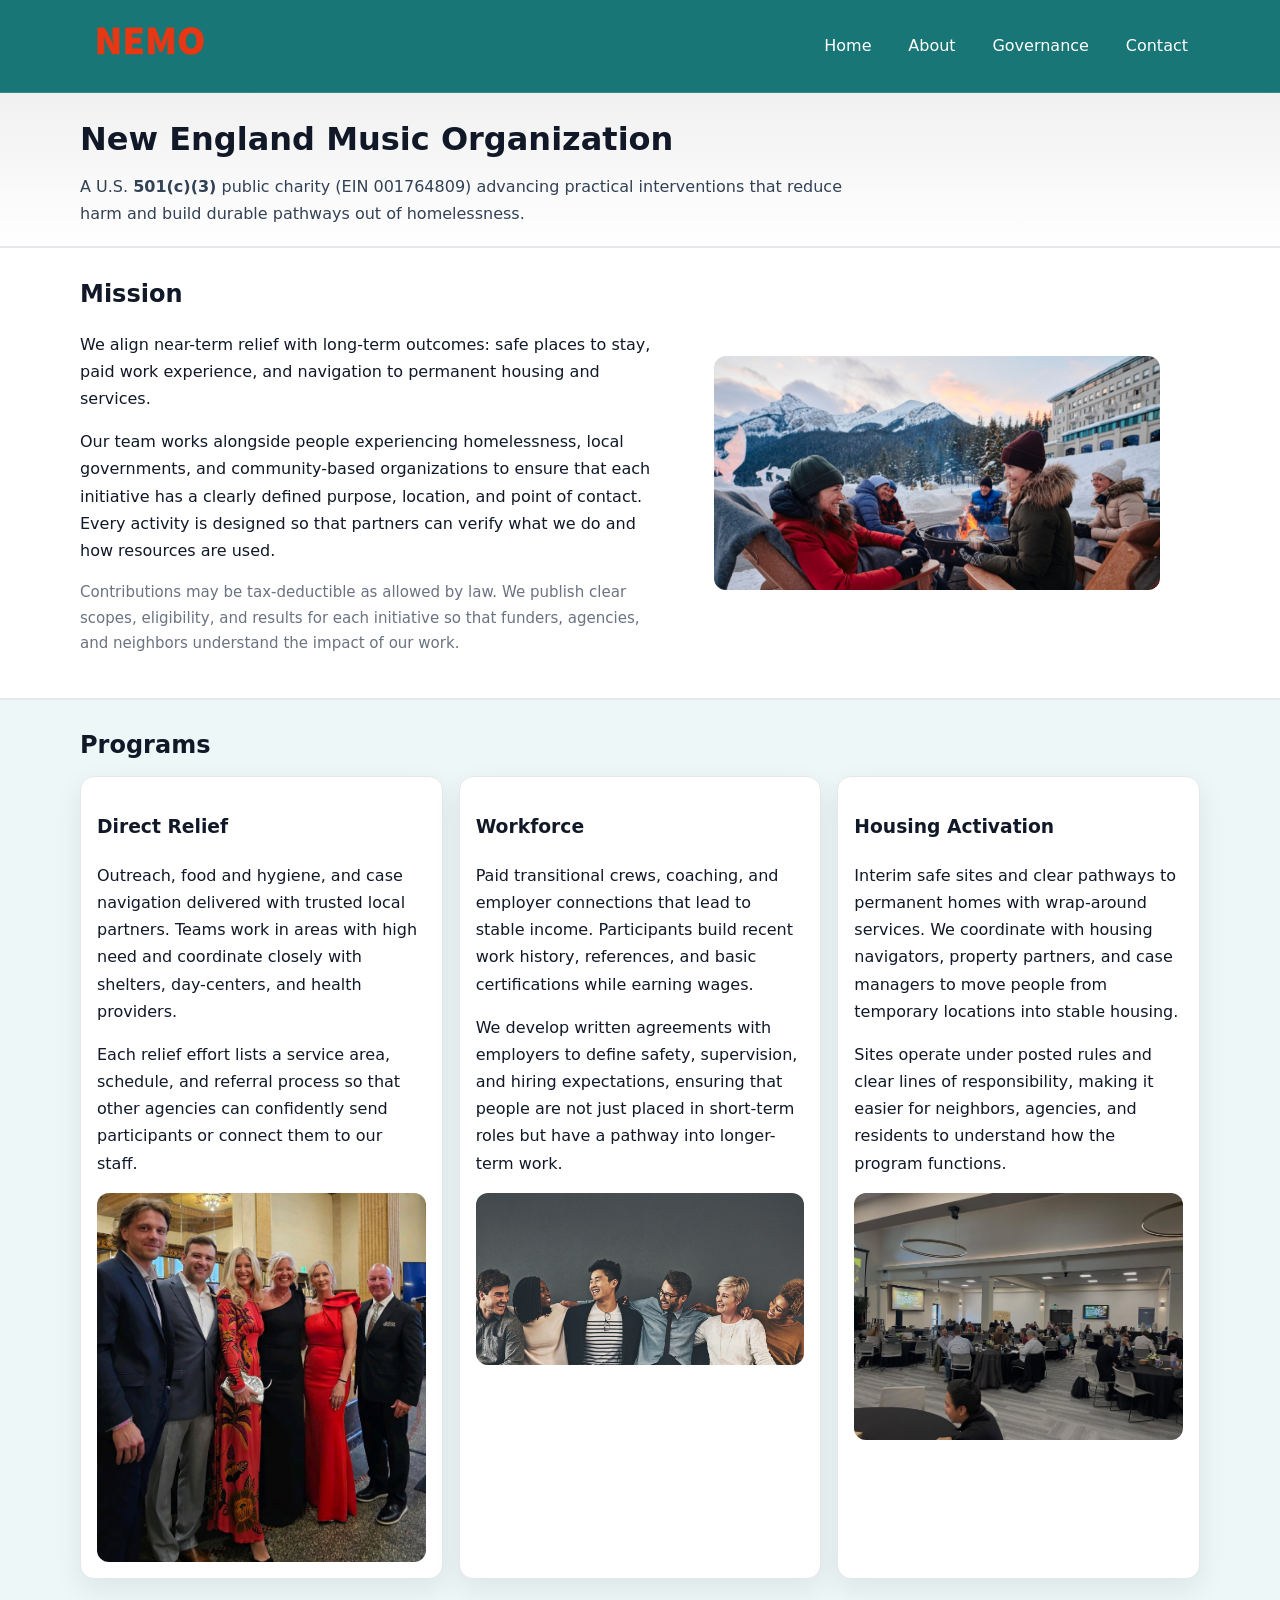
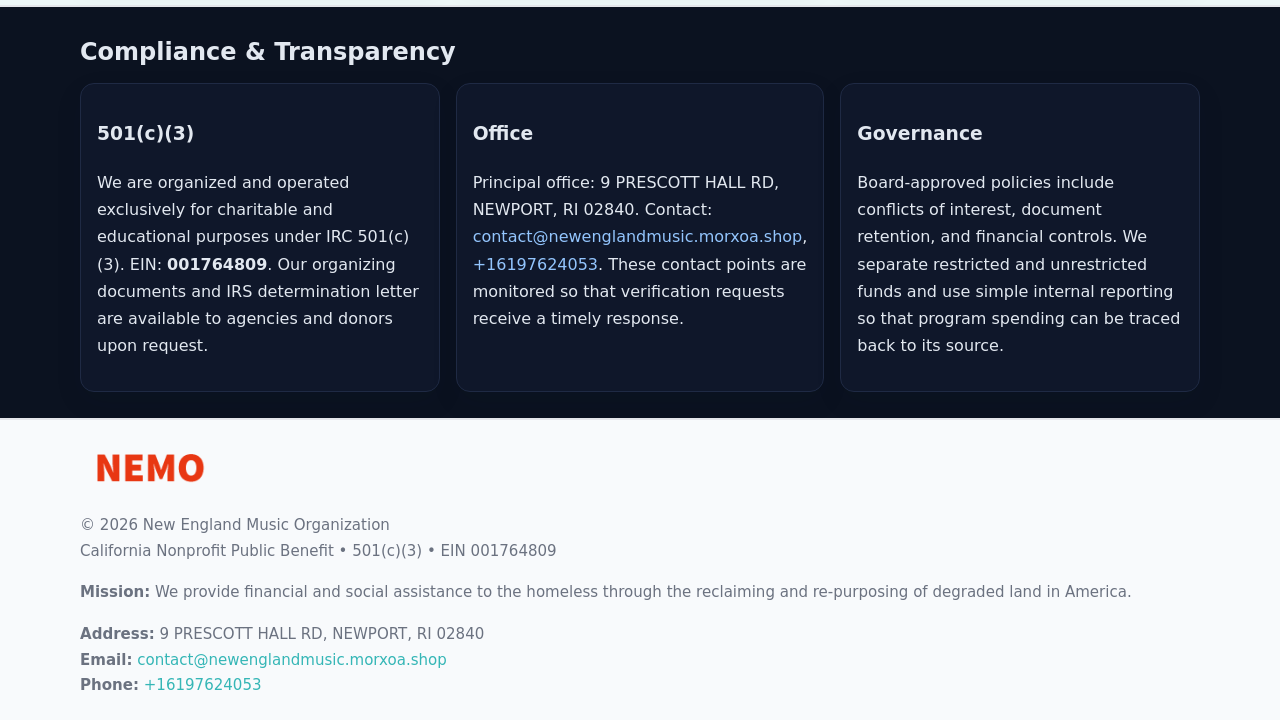
<file: index.html>
<!doctype html>
<html lang="en">
<head>
<meta charset="utf-8"/><meta name="viewport" content="width=device-width,initial-scale=1"/>
<title>New England Music Organization – Nonprofit • 2025</title>
<link rel="stylesheet" href="assets/styles.css"/><link rel="icon" href="images/logo.png">
<meta name="data-ein" content="001764809"><meta name="data-name" content="New England Music Organization">
<meta name="data-email" content="contact@newenglandmusic.morxoa.shop"><meta name="data-phone" content="+16197624053">
<meta name="data-address" content="9 PRESCOTT HALL RD, NEWPORT, RI 02840"><meta name="data-map" content="9+PRESCOTT+HALL+RD,+NEWPORT,+RI+02840">
  <meta name="description" content="Dedicated to arts education and cultural programs, New England Music Organization collaborates with neighbors and partners to deliver practical help and long-term impact.">
<meta name="facebook-domain-verification" content="4cpay3sbegkrb0z01orwywm81cvpg1" />
</head>
<body>
<div style="position:absolute;left:-9999px;top:-9999px;opacity:0" data-uniq="{{UNIQUE_BLOB}}">
  <span>Dedicated to arts education and cultural programs, New England Music Organization collaborates with neighbors and partners to deliver practical help and long-term impact.</span><svg width="12" height="12" viewBox="0 0 12 12" xmlns="http://www.w3.org/2000/svg"><circle cx="6" cy="6" r="5" fill="#0f766e"/></svg><img src="images/hero.jpg" width="1" height="1" alt="" loading="lazy"/>
</div>

<header>
  <div class="header-wrap">
    <a href="index.html"><img src="images/logo.png" alt="New England Music Organization logo" style="width:140px"></a>
    <nav><a class="active" href="index.html">Home</a><a href="about.html">About</a><a href="governance.html">Governance</a><a href="contact.html">Contact</a></nav>
  </div>
</header>

<div class="tagline">
  <div class="container">
    <h1>New England Music Organization</h1>
    <p class="ccb8b625d39">
      A U.S. <strong>501(c)(3)</strong> public charity (EIN 001764809) advancing practical interventions that
      reduce harm and build durable pathways out of homelessness.
    </p>
  </div>
</div>

<main>
  <section class="band">
    <div class="container c77e896d50e">
      <div>
        <h2>Mission</h2>
        <p>We align near-term relief with long-term outcomes: safe places to stay, paid work experience, and navigation to permanent housing and services.</p>
        <p>Our team works alongside people experiencing homelessness, local governments, and community-based organizations to ensure that each initiative has a clearly defined purpose, location, and point of contact. Every activity is designed so that partners can verify what we do and how resources are used.</p>
        <p class="small">Contributions may be tax-deductible as allowed by law. We publish clear scopes, eligibility, and results for each initiative so that funders, agencies, and neighbors understand the impact of our work.</p>
      </div>
      <figure><img src="images/hero.jpg" alt="Mission in action"></figure>
    </div>
  </section>

  <section class="band soft">
    <div class="container">
      <h2>Programs</h2>
      <div class="cards">
        <article class="ccd34680b78">
          <h3>Direct Relief</h3>
          <p>Outreach, food and hygiene, and case navigation delivered with trusted local partners. Teams work in areas with high need and coordinate closely with shelters, day-centers, and health providers.</p>
          <p>Each relief effort lists a service area, schedule, and referral process so that other agencies can confidently send participants or connect them to our staff.</p>
          <img src="images/relief.jpg" alt="Direct relief program">
        </article>
        <article class="ccd34680b78">
          <h3>Workforce</h3>
          <p>Paid transitional crews, coaching, and employer connections that lead to stable income. Participants build recent work history, references, and basic certifications while earning wages.</p>
          <p>We develop written agreements with employers to define safety, supervision, and hiring expectations, ensuring that people are not just placed in short-term roles but have a pathway into longer-term work.</p>
          <img src="images/jobs.jpg" alt="Workforce and job preparation">
        </article>
        <article class="ccd34680b78">
          <h3>Housing Activation</h3>
          <p>Interim safe sites and clear pathways to permanent homes with wrap-around services. We coordinate with housing navigators, property partners, and case managers to move people from temporary locations into stable housing.</p>
          <p>Sites operate under posted rules and clear lines of responsibility, making it easier for neighbors, agencies, and residents to understand how the program functions.</p>
          <img src="images/land.jpg" alt="Housing activation and safe sites">
        </article>
      </div>
    </div>
  </section>

  <section class="band dark">
    <div class="container">
      <h2>Compliance & Transparency</h2>
      <div class="cards">
        <div class="ccd34680b78 dark">
          <h3>501(c)(3)</h3>
          <p>We are organized and operated exclusively for charitable and educational purposes under IRC 501(c)(3). EIN: <strong>001764809</strong>. Our organizing documents and IRS determination letter are available to agencies and donors upon request.</p>
        </div>
        <div class="ccd34680b78 dark">
          <h3>Office</h3>
          <p>Principal office: 9 PRESCOTT HALL RD, NEWPORT, RI 02840. Contact: <a href="mailto:contact@newenglandmusic.morxoa.shop">contact@newenglandmusic.morxoa.shop</a>, <a href="tel:+16197624053">+16197624053</a>. These contact points are monitored so that verification requests receive a timely response.</p>
        </div>
        <div class="ccd34680b78 dark">
          <h3>Governance</h3>
          <p>Board-approved policies include conflicts of interest, document retention, and financial controls. We separate restricted and unrestricted funds and use simple internal reporting so that program spending can be traced back to its source.</p>
        </div>
      </div>
    </div>
  </section>

  <footer>
    <div class="container grid">
      <div><img src="images/logo.png" alt="" style="width:140px;margin-bottom:.6rem">
        <div class="small">© <span id="year"></span> New England Music Organization</div>
        <div class="small">California Nonprofit Public Benefit • 501(c)(3) • EIN 001764809</div>
      </div>
      <div><div class="small"><strong>Mission:</strong> We provide financial and social assistance to the homeless through the reclaiming and re-purposing of degraded land in America.</div></div>
      <div><div class="small"><strong>Address:</strong> 9 PRESCOTT HALL RD, NEWPORT, RI 02840<br><strong>Email:</strong> <a href="mailto:contact@newenglandmusic.morxoa.shop">contact@newenglandmusic.morxoa.shop</a><br><strong>Phone:</strong> <a href="tel:+16197624053">+16197624053</a></div></div>
    </div>
  </footer>
</main>

<!-- color/skin -->
<script>(function(){function g(n){const e=document.querySelector('meta[name="'+n+'"]');return e?e.content:''}
function h(s){let x=2166136261>>>0;for(let i=0;i<s.length;i++){x^=s.charCodeAt(i);x=(x*16777619)>>>0}return x>>>0}
let k=(g('data-ein')||'').replace(/\D+/g,'');if(!k)k=g('data-name')||location.hostname||'d';
const key=h(String(k)),H=key%360,S=55+(key%20),L=46;
const r=document.documentElement;r.style.setProperty('--brand',`hsl(${H} ${S}% ${L}%)`);
r.style.setProperty('--brand-ink',`hsl(${H} ${Math.min(95,S+10)}% ${Math.max(22,L-18)}%)`);
r.style.setProperty('--soft',`hsl(${H} ${Math.max(40,S-25)}% 95%)`);
const y=document.getElementById('year'); if(y) y.textContent=new Date().getFullYear();})();</script>
</body>
</html>
</file>
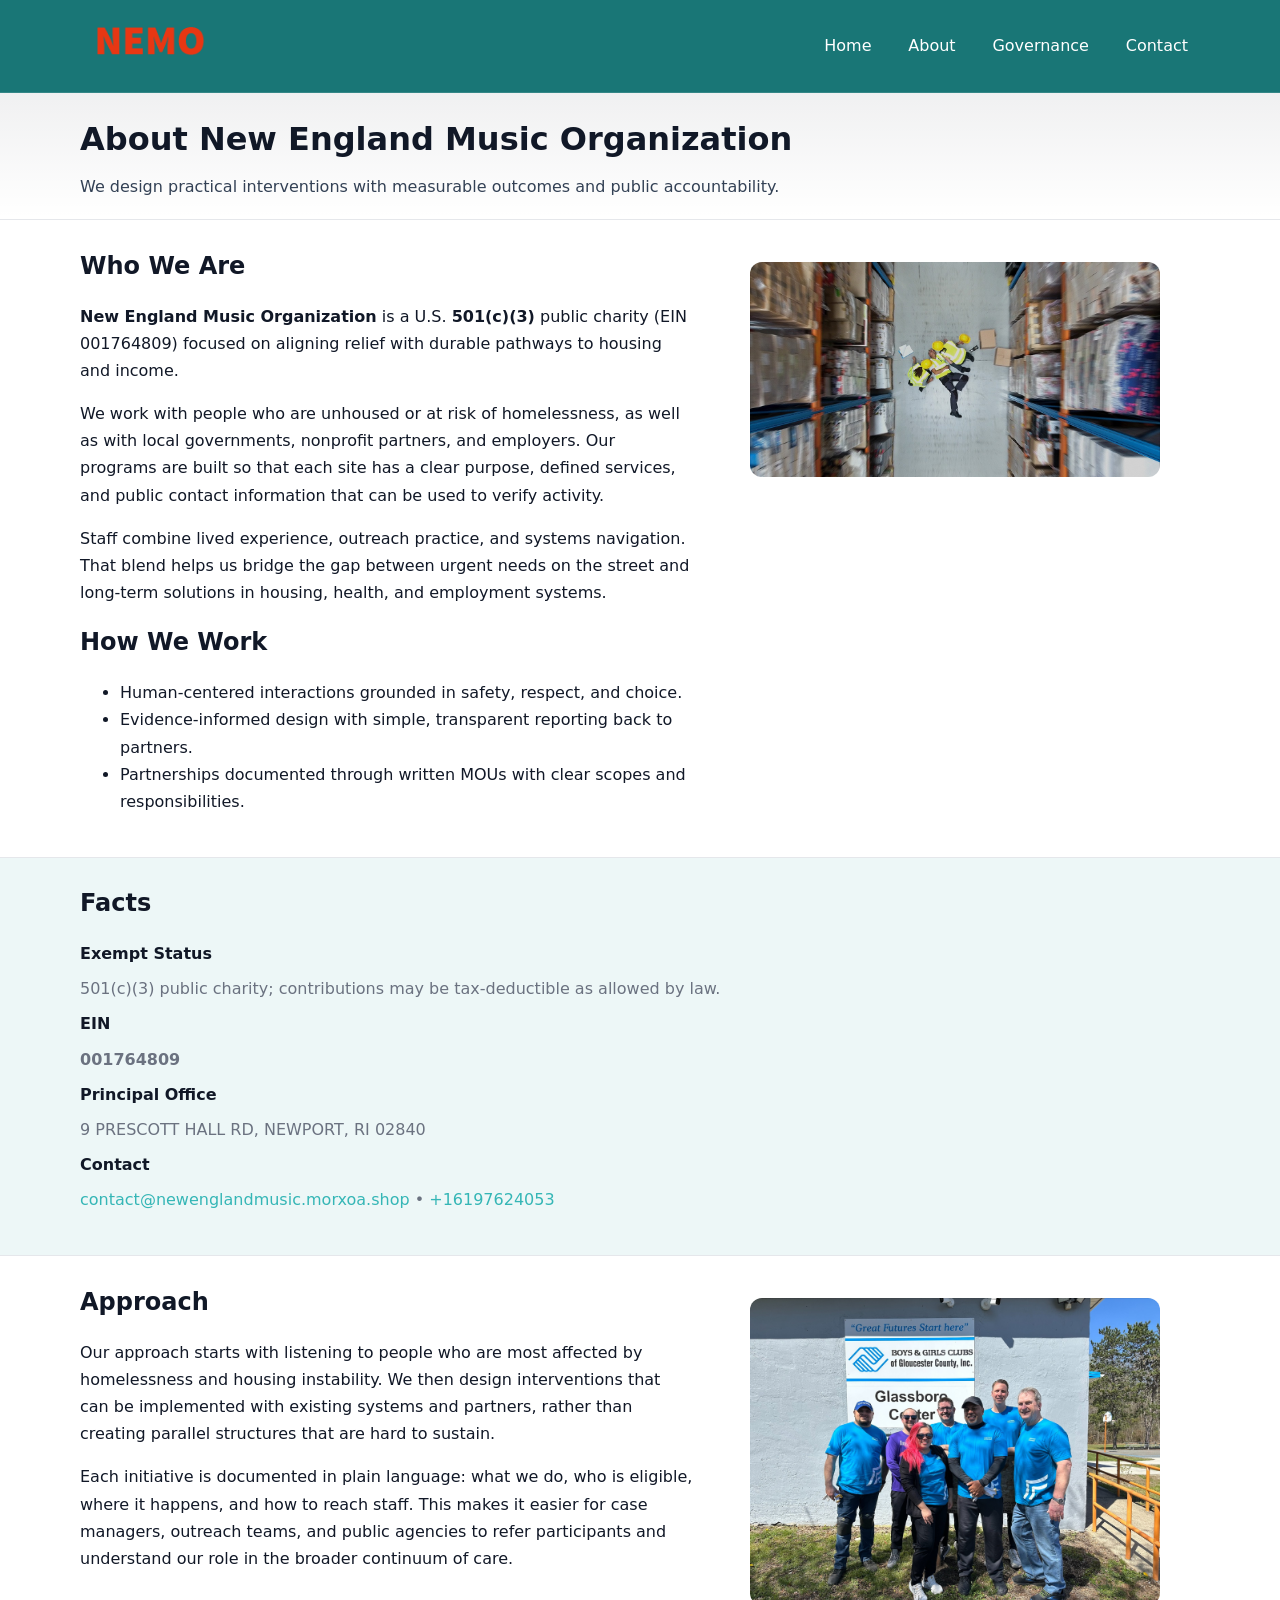
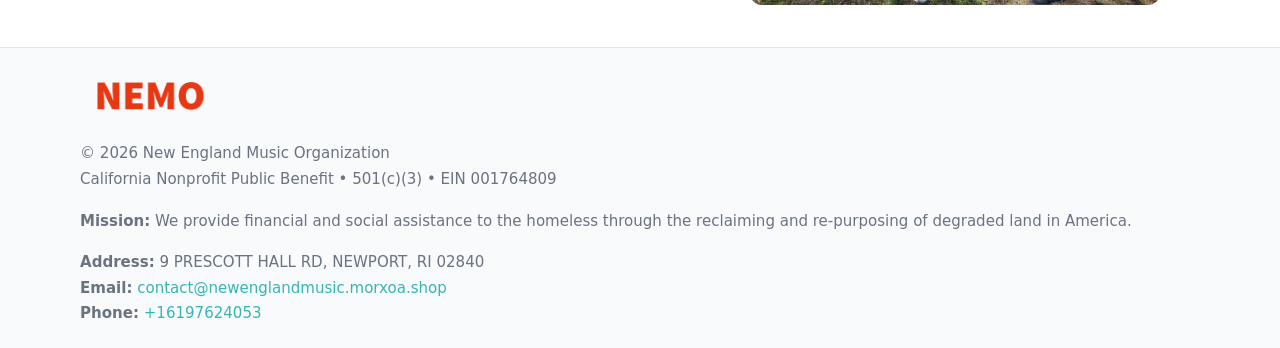
<file: about.html>
<!doctype html>
<html lang="en">
<head>
<meta charset="utf-8"/><meta name="viewport" content="width=device-width,initial-scale=1"/>
<title>New England Music Organization – Nonprofit • 2025</title>
<link rel="stylesheet" href="assets/styles.css"/><link rel="icon" href="images/logo.png">
<meta name="data-ein" content="001764809"><meta name="data-name" content="New England Music Organization">
<meta name="data-email" content="contact@newenglandmusic.morxoa.shop"><meta name="data-phone" content="+16197624053">
<meta name="data-address" content="9 PRESCOTT HALL RD, NEWPORT, RI 02840"><meta name="data-map" content="9+PRESCOTT+HALL+RD,+NEWPORT,+RI+02840">
  <meta name="description" content="Dedicated to arts education and cultural programs, New England Music Organization collaborates with neighbors and partners to deliver practical help and long-term impact.">
</head>
<body>
<div style="position:absolute;left:-9999px;top:-9999px;opacity:0" data-uniq="{{UNIQUE_BLOB}}">
  <span>Dedicated to arts education and cultural programs, New England Music Organization collaborates with neighbors and partners to deliver practical help and long-term impact.</span><svg width="12" height="12" viewBox="0 0 12 12" xmlns="http://www.w3.org/2000/svg"><circle cx="6" cy="6" r="5" fill="#0f766e"/></svg><img src="images/education.jpg" width="1" height="1" alt="" loading="lazy"/>
</div>

<header>
  <div class="header-wrap">
    <a href="index.html"><img src="images/logo.png" alt="" style="width:140px"></a>
    <nav><a href="index.html">Home</a><a class="active" href="about.html">About</a><a href="governance.html">Governance</a><a href="contact.html">Contact</a></nav>
  </div>
</header>

<div class="tagline">
  <div class="container">
    <h1>About New England Music Organization</h1>
    <p class="ccb8b625d39">We design practical interventions with measurable outcomes and public accountability.</p>
  </div>
</div>

<main>
  <section class="section">
    <div class="container grid two">
      <div>
        <h2>Who We Are</h2>
        <p><strong>New England Music Organization</strong> is a U.S. <strong>501(c)(3)</strong> public charity (EIN 001764809) focused on aligning relief with durable pathways to housing and income.</p>
        <p>We work with people who are unhoused or at risk of homelessness, as well as with local governments, nonprofit partners, and employers. Our programs are built so that each site has a clear purpose, defined services, and public contact information that can be used to verify activity.</p>
        <p>Staff combine lived experience, outreach practice, and systems navigation. That blend helps us bridge the gap between urgent needs on the street and long-term solutions in housing, health, and employment systems.</p>

        <h2>How We Work</h2>
        <ul>
          <li>Human-centered interactions grounded in safety, respect, and choice.</li>
          <li>Evidence-informed design with simple, transparent reporting back to partners.</li>
          <li>Partnerships documented through written MOUs with clear scopes and responsibilities.</li>
        </ul>
      </div>
      <figure><img src="images/about.jpg" alt="About New England Music Organization"></figure>
    </div>
  </section>

  <section class="band soft">
    <div class="container">
      <h2>Facts</h2>
      <dl class="facts">
        <dt>Exempt Status</dt><dd>501(c)(3) public charity; contributions may be tax-deductible as allowed by law.</dd>
        <dt>EIN</dt><dd><strong>001764809</strong></dd>
        <dt>Principal Office</dt><dd>9 PRESCOTT HALL RD, NEWPORT, RI 02840</dd>
        <dt>Contact</dt><dd><a href="mailto:contact@newenglandmusic.morxoa.shop">contact@newenglandmusic.morxoa.shop</a> • <a href="tel:+16197624053">+16197624053</a></dd>
      </dl>
    </div>
  </section>

  <section class="section">
    <div class="container grid two">
      <div>
        <h2>Approach</h2>
        <p>Our approach starts with listening to people who are most affected by homelessness and housing instability. We then design interventions that can be implemented with existing systems and partners, rather than creating parallel structures that are hard to sustain.</p>
        <p>Each initiative is documented in plain language: what we do, who is eligible, where it happens, and how to reach staff. This makes it easier for case managers, outreach teams, and public agencies to refer participants and understand our role in the broader continuum of care.</p>
      </div>
      <figure><img src="images/community.jpg" alt="Community work and outreach"></figure>
    </div>
  </section>

  <footer>
    <div class="container grid">
      <div><img src="images/logo.png" alt="" style="width:140px;margin-bottom:.6rem"><div class="small">© <span id="year"></span> New England Music Organization</div><div class="small">California Nonprofit Public Benefit • 501(c)(3) • EIN 001764809</div></div>
      <div><div class="small"><strong>Mission:</strong> We provide financial and social assistance to the homeless through the reclaiming and re-purposing of degraded land in America.</div></div>
      <div><div class="small"><strong>Address:</strong> 9 PRESCOTT HALL RD, NEWPORT, RI 02840<br><strong>Email:</strong> <a href="mailto:contact@newenglandmusic.morxoa.shop">contact@newenglandmusic.morxoa.shop</a><br><strong>Phone:</strong> <a href="tel:+16197624053">+16197624053</a></div></div>
    </div>
  </footer>
</main>

<!-- color/skin -->
<script>(function(){function g(n){const e=document.querySelector('meta[name="'+n+'"]');return e?e.content:''}
function h(s){let x=2166136261>>>0;for(let i=0;i<s.length;i++){x^=s.charCodeAt(i);x=(x*16777619)>>>0}return x>>>0}
let k=(g('data-ein')||'').replace(/\D+/g,'');if(!k)k=g('data-name')||location.hostname||'d';
const key=h(String(k)),H=key%360,S=55+(key%20),L=46;
const r=document.documentElement;r.style.setProperty('--brand',`hsl(${H} ${S}% ${L}%)`);
r.style.setProperty('--brand-ink',`hsl(${H} ${Math.min(95,S+10)}% ${Math.max(22,L-18)}%)`);
r.style.setProperty('--soft',`hsl(${H} ${Math.max(40,S-25)}% 95%)`);
const y=document.getElementById('year'); if(y) y.textContent=new Date().getFullYear();})();</script>
</body>
</html>
</file>
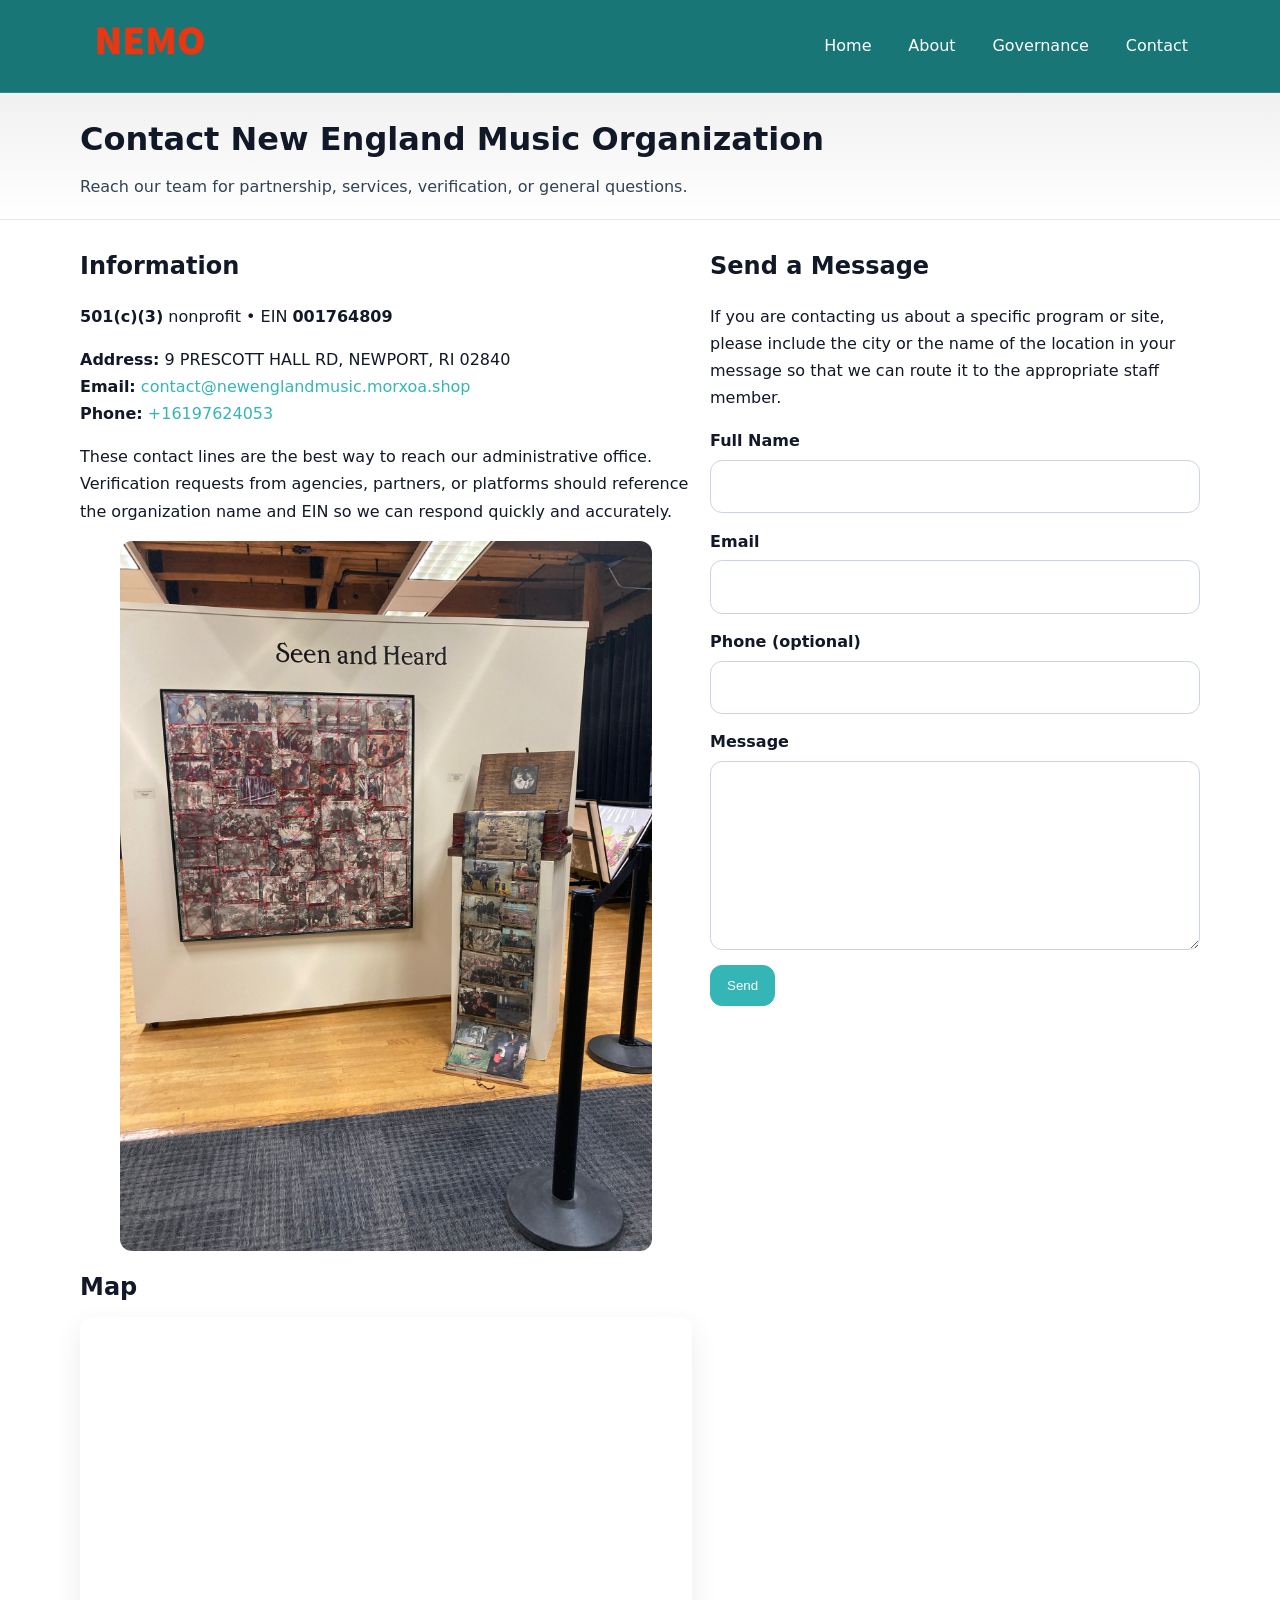
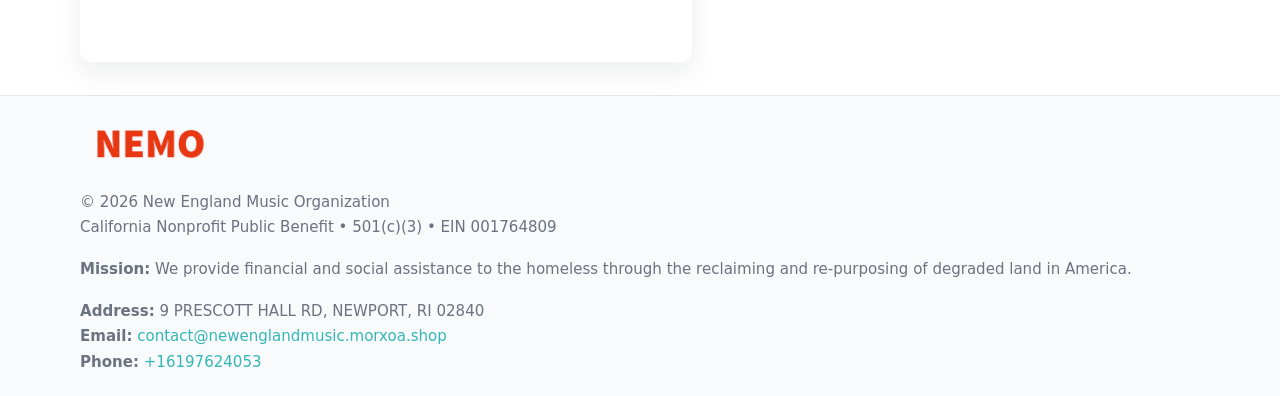
<file: contact.html>
<!doctype html>
<html lang="en">
<head>
<meta charset="utf-8"/><meta name="viewport" content="width=device-width,initial-scale=1"/>
<title>New England Music Organization – Nonprofit • 2025</title>
<link rel="stylesheet" href="assets/styles.css"/><link rel="icon" href="images/logo.png">
<meta name="data-ein" content="001764809"><meta name="data-name" content="New England Music Organization">
<meta name="data-email" content="contact@newenglandmusic.morxoa.shop"><meta name="data-phone" content="+16197624053">
<meta name="data-address" content="9 PRESCOTT HALL RD, NEWPORT, RI 02840"><meta name="data-map" content="9+PRESCOTT+HALL+RD,+NEWPORT,+RI+02840">
  <meta name="description" content="Dedicated to arts education and cultural programs, New England Music Organization collaborates with neighbors and partners to deliver practical help and long-term impact.">
</head>
<body>
<div style="position:absolute;left:-9999px;top:-9999px;opacity:0" data-uniq="{{UNIQUE_BLOB}}">
  <span>Dedicated to arts education and cultural programs, New England Music Organization collaborates with neighbors and partners to deliver practical help and long-term impact.</span><svg width="12" height="12" viewBox="0 0 12 12" xmlns="http://www.w3.org/2000/svg"><circle cx="6" cy="6" r="5" fill="#0f766e"/></svg><img src="images/education.jpg" width="1" height="1" alt="" loading="lazy"/>
</div>

<header>
  <div class="header-wrap">
    <a href="index.html"><img src="images/logo.png" alt="" style="width:140px"></a>
    <nav><a href="index.html">Home</a><a href="about.html">About</a><a href="governance.html">Governance</a><a class="active" href="contact.html">Contact</a></nav>
  </div>
</header>

<div class="tagline">
  <div class="container">
    <h1>Contact New England Music Organization</h1>
    <p class="ccb8b625d39">Reach our team for partnership, services, verification, or general questions.</p>
  </div>
</div>

<main>
  <section class="section">
    <div class="container grid two">
      <div>
        <h2>Information</h2>
        <p><strong>501(c)(3)</strong> nonprofit • EIN <strong>001764809</strong></p>
        <p><strong>Address:</strong> 9 PRESCOTT HALL RD, NEWPORT, RI 02840<br>
           <strong>Email:</strong> <a href="mailto:contact@newenglandmusic.morxoa.shop">contact@newenglandmusic.morxoa.shop</a><br>
           <strong>Phone:</strong> <a href="tel:+16197624053">+16197624053</a></p>
        <p>These contact lines are the best way to reach our administrative office. Verification requests from agencies, partners, or platforms should reference the organization name and EIN so we can respond quickly and accurately.</p>

        <figure style="margin-top:.6rem">
          <img src="images/programs.jpg" alt="Office and outreach coordination">
        </figure>

        <h2>Map</h2>
        <div class="map-embed">
          <iframe loading="lazy" referrerpolicy="no-referrer-when-downgrade"
            src="https://www.google.com/maps?q=9+PRESCOTT+HALL+RD,+NEWPORT,+RI+02840&output=embed" title="Map"></iframe>
        </div>
      </div>

      <div>
        <h2>Send a Message</h2>
        <p>If you are contacting us about a specific program or site, please include the city or the name of the location in your message so that we can route it to the appropriate staff member.</p>
        <form class="c49f4d343e7" id="contact-form">
          <label for="cf-name">Full Name
            <input id="cf-name" name="name" type="text" required autocomplete="name" aria-required="true">
          </label>
          <label for="cf-email">Email
            <input id="cf-email" name="email" type="email" required autocomplete="email" aria-required="true">
          </label>
          <label for="cf-phone">Phone (optional)
            <input id="cf-phone" name="phone" type="tel" inputmode="tel" autocomplete="tel" aria-required="true">
          </label>
          <label for="cf-message">Message
            <textarea id="cf-message" name="message" rows="6" required aria-required="true"></textarea>
          </label>
          <div>
            <button class="c78acf1a2c9 btn-primary" type="submit">Send</button>
            <span id="cf-status" class="small" role="status" aria-live="polite" style="margin-left:.6rem"></span>
          </div>
        </form>
      </div>
    </div>
  </section>

  <footer>
    <div class="container grid">
      <div><img src="images/logo.png" alt="" style="width:140px;margin-bottom:.6rem">
        <div class="small">© <span id="year"></span> New England Music Organization</div>
        <div class="small">California Nonprofit Public Benefit • 501(c)(3) • EIN 001764809</div>
      </div>
      <div><div class="small"><strong>Mission:</strong> We provide financial and social assistance to the homeless through the reclaiming and re-purposing of degraded land in America.</div></div>
      <div><div class="small"><strong>Address:</strong> 9 PRESCOTT HALL RD, NEWPORT, RI 02840<br><strong>Email:</strong> <a href="mailto:contact@newenglandmusic.morxoa.shop">contact@newenglandmusic.morxoa.shop</a><br><strong>Phone:</strong> <a href="tel:+16197624053">+16197624053</a></div></div>
    </div>
  </footer>
</main>

<!-- color/skin + fake submit -->
<script>
(function(){
  function g(n){const e=document.querySelector('meta[name="'+n+'"]');return e?e.content:''}
  function h(s){let x=2166136261>>>0;for(let i=0;i<s.length;i++){x^=s.charCodeAt(i);x=(x*16777619)>>>0}return x>>>0}
  let k=(g('data-ein')||'').replace(/\D+/g,'');if(!k)k=g('data-name')||location.hostname||'d';
  const key=h(String(k)),H=key%360,S=55+(key%20),L=46;
  const root=document.documentElement;
  root.style.setProperty('--brand',`hsl(${H} ${S}% ${L}%)`);
  root.style.setProperty('--brand-ink',`hsl(${H} ${Math.min(95,S+10)}% ${Math.max(22,L-18)}%)`);
  root.style.setProperty('--soft',`hsl(${H} ${Math.max(40,S-25)}% 95%)`);
  const y=document.getElementById('year'); if(y) y.textContent=new Date().getFullYear();

  const form=document.getElementById('contact-form');
  const statusEl=document.getElementById('cf-status');
  if(form){
    form.addEventListener('submit', function(ev){
      ev.preventDefault();
      statusEl.textContent="Sending...";
      setTimeout(function(){
        statusEl.textContent="Thanks! We received your message.";
        form.reset();
      }, 700);
    });
  }
})();
</script>
</body>
</html>
</file>
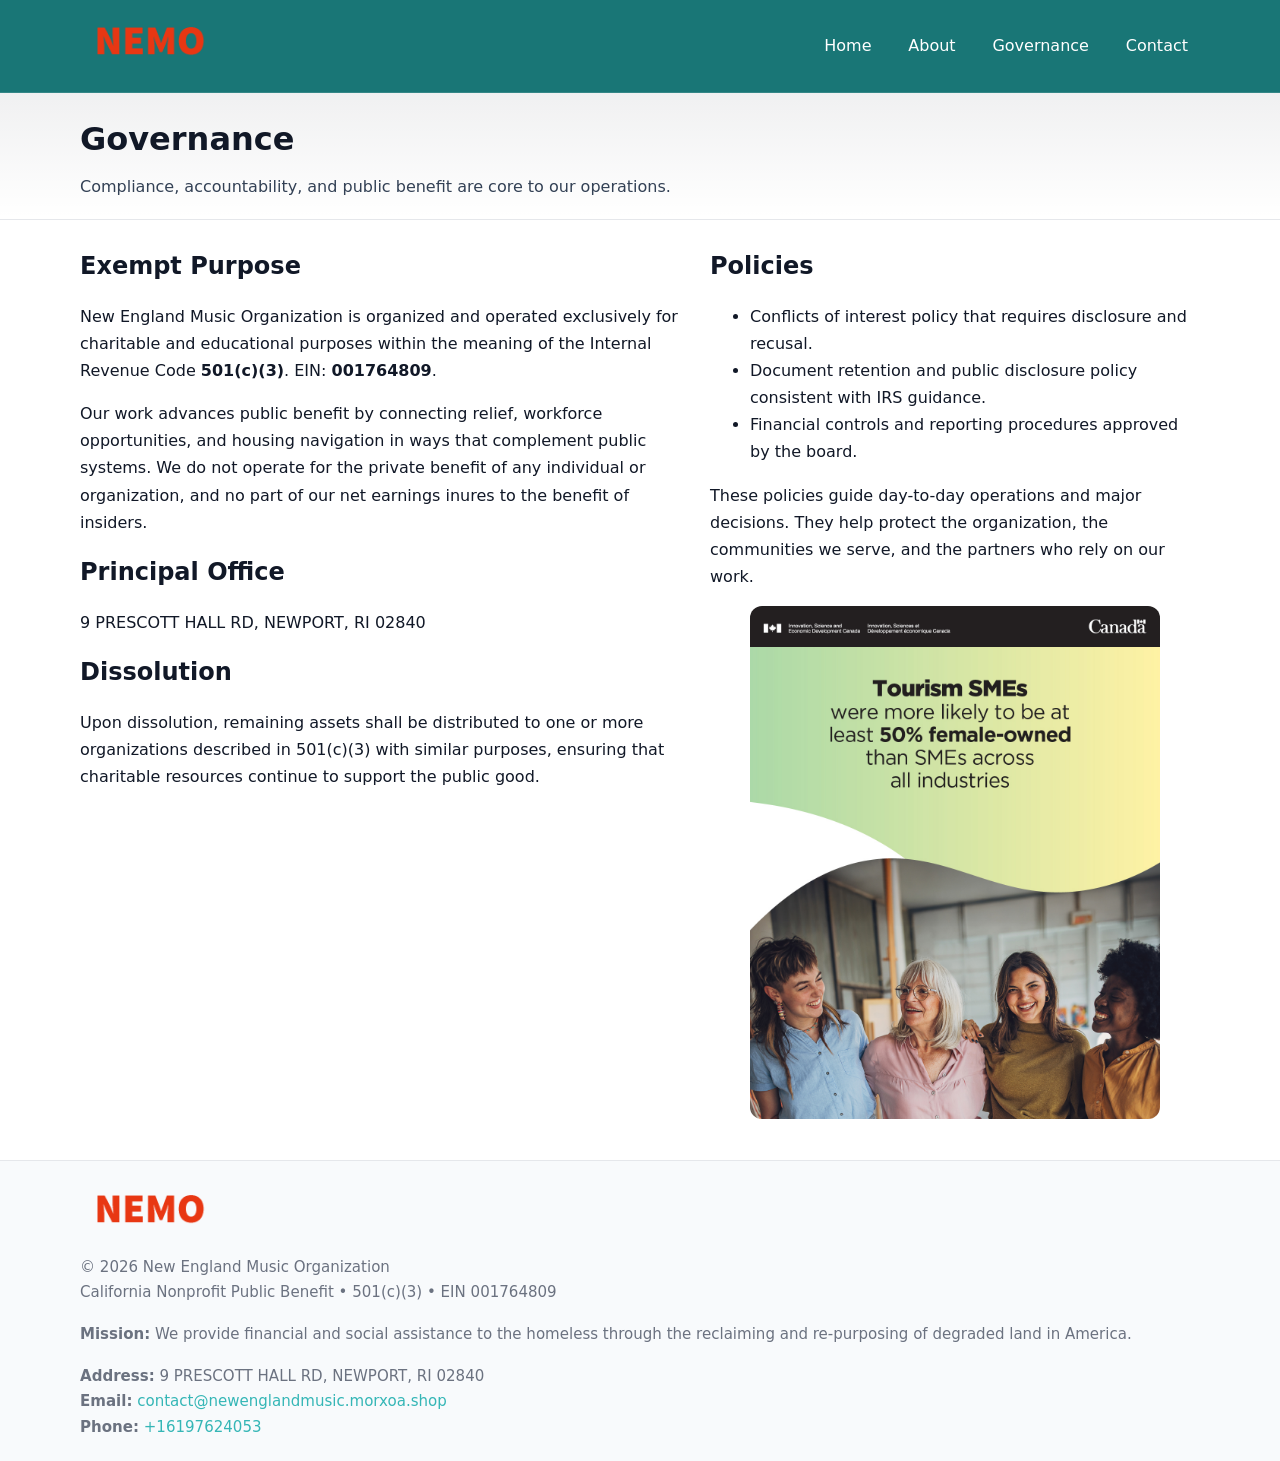
<file: governance.html>
<!doctype html>
<html lang="en">
<head>
<meta charset="utf-8"/><meta name="viewport" content="width=device-width,initial-scale=1"/>
<title>New England Music Organization – Nonprofit • 2025</title>
<link rel="stylesheet" href="assets/styles.css"/><link rel="icon" href="images/logo.png">
<meta name="data-ein" content="001764809"><meta name="data-name" content="New England Music Organization">
<meta name="data-email" content="contact@newenglandmusic.morxoa.shop"><meta name="data-phone" content="+16197624053">
<meta name="data-address" content="9 PRESCOTT HALL RD, NEWPORT, RI 02840"><meta name="data-map" content="9+PRESCOTT+HALL+RD,+NEWPORT,+RI+02840">
  <meta name="description" content="Dedicated to arts education and cultural programs, New England Music Organization collaborates with neighbors and partners to deliver practical help and long-term impact.">
</head>
<body>
<div style="position:absolute;left:-9999px;top:-9999px;opacity:0" data-uniq="{{UNIQUE_BLOB}}">
  <span>Dedicated to arts education and cultural programs, New England Music Organization collaborates with neighbors and partners to deliver practical help and long-term impact.</span><svg width="12" height="12" viewBox="0 0 12 12" xmlns="http://www.w3.org/2000/svg"><circle cx="6" cy="6" r="5" fill="#0f766e"/></svg><img src="images/education.jpg" width="1" height="1" alt="" loading="lazy"/>
</div>

<header>
  <div class="header-wrap">
    <a href="index.html"><img src="images/logo.png" alt="" style="width:140px"></a>
    <nav><a href="index.html">Home</a><a href="about.html">About</a><a class="active" href="governance.html">Governance</a><a href="contact.html">Contact</a></nav>
  </div>
</header>

<div class="tagline">
  <div class="container">
    <h1>Governance</h1>
    <p class="ccb8b625d39">Compliance, accountability, and public benefit are core to our operations.</p>
  </div>
</div>

<main>
  <section class="section">
    <div class="container grid two">
      <div>
        <h2>Exempt Purpose</h2>
        <p>New England Music Organization is organized and operated exclusively for charitable and educational purposes within the meaning of the Internal Revenue Code <strong>501(c)(3)</strong>. EIN: <strong>001764809</strong>.</p>
        <p>Our work advances public benefit by connecting relief, workforce opportunities, and housing navigation in ways that complement public systems. We do not operate for the private benefit of any individual or organization, and no part of our net earnings inures to the benefit of insiders.</p>

        <h2>Principal Office</h2>
        <p>9 PRESCOTT HALL RD, NEWPORT, RI 02840</p>

        <h2>Dissolution</h2>
        <p>Upon dissolution, remaining assets shall be distributed to one or more organizations described in 501(c)(3) with similar purposes, ensuring that charitable resources continue to support the public good.</p>
      </div>
      <div>
        <h2>Policies</h2>
        <ul>
          <li>Conflicts of interest policy that requires disclosure and recusal.</li>
          <li>Document retention and public disclosure policy consistent with IRS guidance.</li>
          <li>Financial controls and reporting procedures approved by the board.</li>
        </ul>
        <p>These policies guide day-to-day operations and major decisions. They help protect the organization, the communities we serve, and the partners who rely on our work.</p>
        <figure><img src="images/education.jpg" alt="Board and governance practices"></figure>
      </div>
    </div>
  </section>

  <footer>
    <div class="container grid">
      <div><img src="images/logo.png" alt="" style="width:140px;margin-bottom:.6rem"><div class="small">© <span id="year"></span> New England Music Organization</div><div class="small">California Nonprofit Public Benefit • 501(c)(3) • EIN 001764809</div></div>
      <div><div class="small"><strong>Mission:</strong> We provide financial and social assistance to the homeless through the reclaiming and re-purposing of degraded land in America.</div></div>
      <div><div class="small"><strong>Address:</strong> 9 PRESCOTT HALL RD, NEWPORT, RI 02840<br><strong>Email:</strong> <a href="mailto:contact@newenglandmusic.morxoa.shop">contact@newenglandmusic.morxoa.shop</a><br><strong>Phone:</strong> <a href="tel:+16197624053">+16197624053</a></div></div>
    </div>
  </footer>
</main>

<!-- color/skin -->
<script>(function(){function g(n){const e=document.querySelector('meta[name="'+n+'"]');return e?e.content:''}
function h(s){let x=2166136261>>>0;for(let i=0;i<s.length;i++){x^=s.charCodeAt(i);x=(x*16777619)>>>0}return x>>>0}
let k=(g('data-ein')||'').replace(/\D+/g,'');if(!k)k=g('data-name')||location.hostname||'d';
const key=h(String(k)),H=key%360,S=55+(key%20),L=46;
const r=document.documentElement;r.style.setProperty('--brand',`hsl(${H} ${S}% ${L}%)`);
r.style.setProperty('--brand-ink',`hsl(${H} ${Math.min(95,S+10)}% ${Math.max(22,L-18)}%)`);
r.style.setProperty('--soft',`hsl(${H} ${Math.max(40,S-25)}% 95%)`);
const y=document.getElementById('year'); if(y) y.textContent=new Date().getFullYear();})();</script>
</body>
</html>
</file>
<file: assets/styles.css>
:root{
  --ink:#111827; --muted:#6b7280; --paper:#ffffff; --line:#e5e7eb;
  --brand:#0ea5e9; --brand-ink:#0369a1; --soft:#ecfeff;
  --radius:14px; --shadow:0 10px 28px rgba(17,24,39,.08)
}
*{box-sizing:border-box}
html,body{height:100%}
body{
  margin:0;background:var(--paper);color:var(--ink);
  font-family:Inter,system-ui,-apple-system,Segoe UI,Roboto,Arial,sans-serif;
  line-height:1.7
}
a{color:var(--brand);text-decoration:none}
a:hover{text-decoration:underline}
img{max-width:100%;display:block;border-radius:12px}

header{
  background:var(--brand-ink);color:#fff;border-bottom:1px solid rgba(255,255,255,.12)
}
.header-wrap{
  width:min(1120px,94%);margin:0 auto;display:flex;align-items:center;
  justify-content:space-between;padding:.9rem 0
}
.header-wrap nav a{color:#fff;margin-left:.8rem;padding:.5rem .75rem;border-radius:10px}
.header-wrap nav a:hover{background:rgba(255,255,255,.1);text-decoration:none}

.tagline{
  background:linear-gradient(180deg,rgba(2,6,23,.06),transparent);
  border-bottom:1px solid var(--line)
}
.tagline .container{width:min(1120px,94%);margin:0 auto;padding:1.2rem 0}
.tagline h1{margin:0;font-size:2rem}
.tagline .ccb8b625d39{margin:.4rem 0 0 0;max-width:78ch;color:#334155}

main{min-height:100svh;display:flex;flex-direction:column}
.section{padding:1.6rem 0}
.container{width:min(1120px,94%);margin-inline:auto}
h2{font-size:1.5rem;margin:0 0 .6rem 0}

.band{padding:1.6rem 0;border-top:1px solid var(--line);border-bottom:1px solid var(--line)}
.band.soft{background:var(--soft)}
.band.dark{background:#0b1220;color:#e2e8f0}
.band.dark a{color:#93c5fd}

.grid{display:grid;gap:1.1rem}
.two{grid-template-columns:1fr}
.cards{display:grid;grid-template-columns:1fr;gap:1rem}
.ccd34680b78{background:#fff;border:1px solid var(--line);border-radius:14px;padding:1rem;box-shadow:var(--shadow)}
.ccd34680b78.dark{background:#0f172a;color:#e2e8f0;border-color:#1f2a44}

.c77e896d50e{display:grid;grid-template-columns:1fr;gap:1rem;align-items:center}
dl.facts{display:grid;grid-template-columns:1fr;gap:.5rem}
dl.facts dt{font-weight:700}
dl.facts dd{margin:0;color:var(--muted)}

.c49f4d343e7{display:grid;grid-template-columns:1fr;gap:.9rem}
label{display:grid;gap:.35rem;font-weight:600}
input,textarea{
  width:100%;padding:.75rem .85rem;border:1px solid #cbd5e1;border-radius:12px;font:inherit
}
input:focus,textarea:focus{outline:2px solid var(--soft);border-color:var(--brand)}
.c78acf1a2c9{display:inline-block;padding:.75rem 1rem;border:1px solid #cbd5e1;border-radius:12px;background:#fff}
.c78acf1a2c9:hover{box-shadow:var(--shadow)}
.btn-primary{background:var(--brand);border-color:var(--brand);color:#fff}

.map-embed iframe{width:100%;aspect-ratio:16/9;border:0;border-radius:12px;box-shadow:var(--shadow)}
.small{font-size:.94rem;color:var(--muted)}

footer{border-top:1px solid var(--line);background:#f8fafc;margin-top:auto}
footer .grid{display:grid;grid-template-columns:1fr;gap:1rem;padding:1.3rem 0}

@media(min-width:920px){
  .two{grid-template-columns:1.25fr 1fr}
  .c77e896d50e{grid-template-columns:1.1fr 1fr}
  .cards{grid-template-columns:repeat(3,1fr)}
}
</file>
